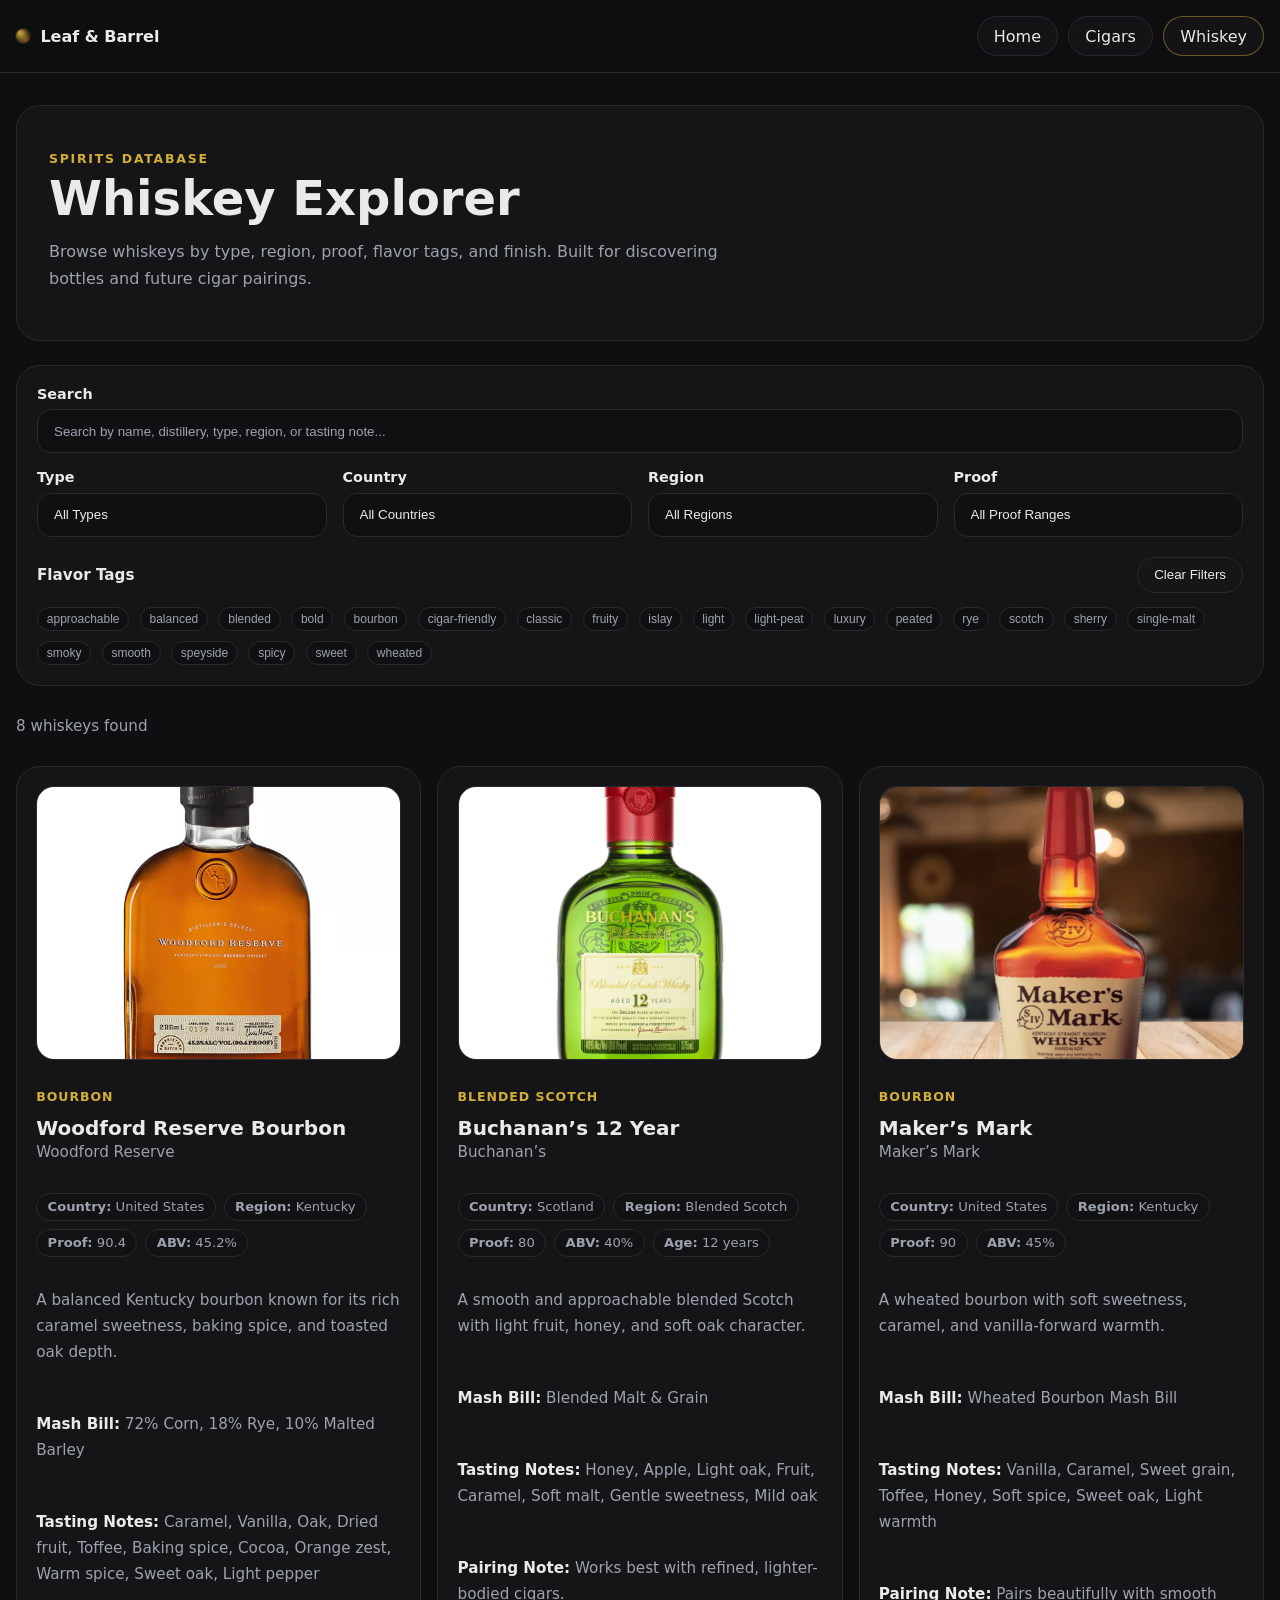
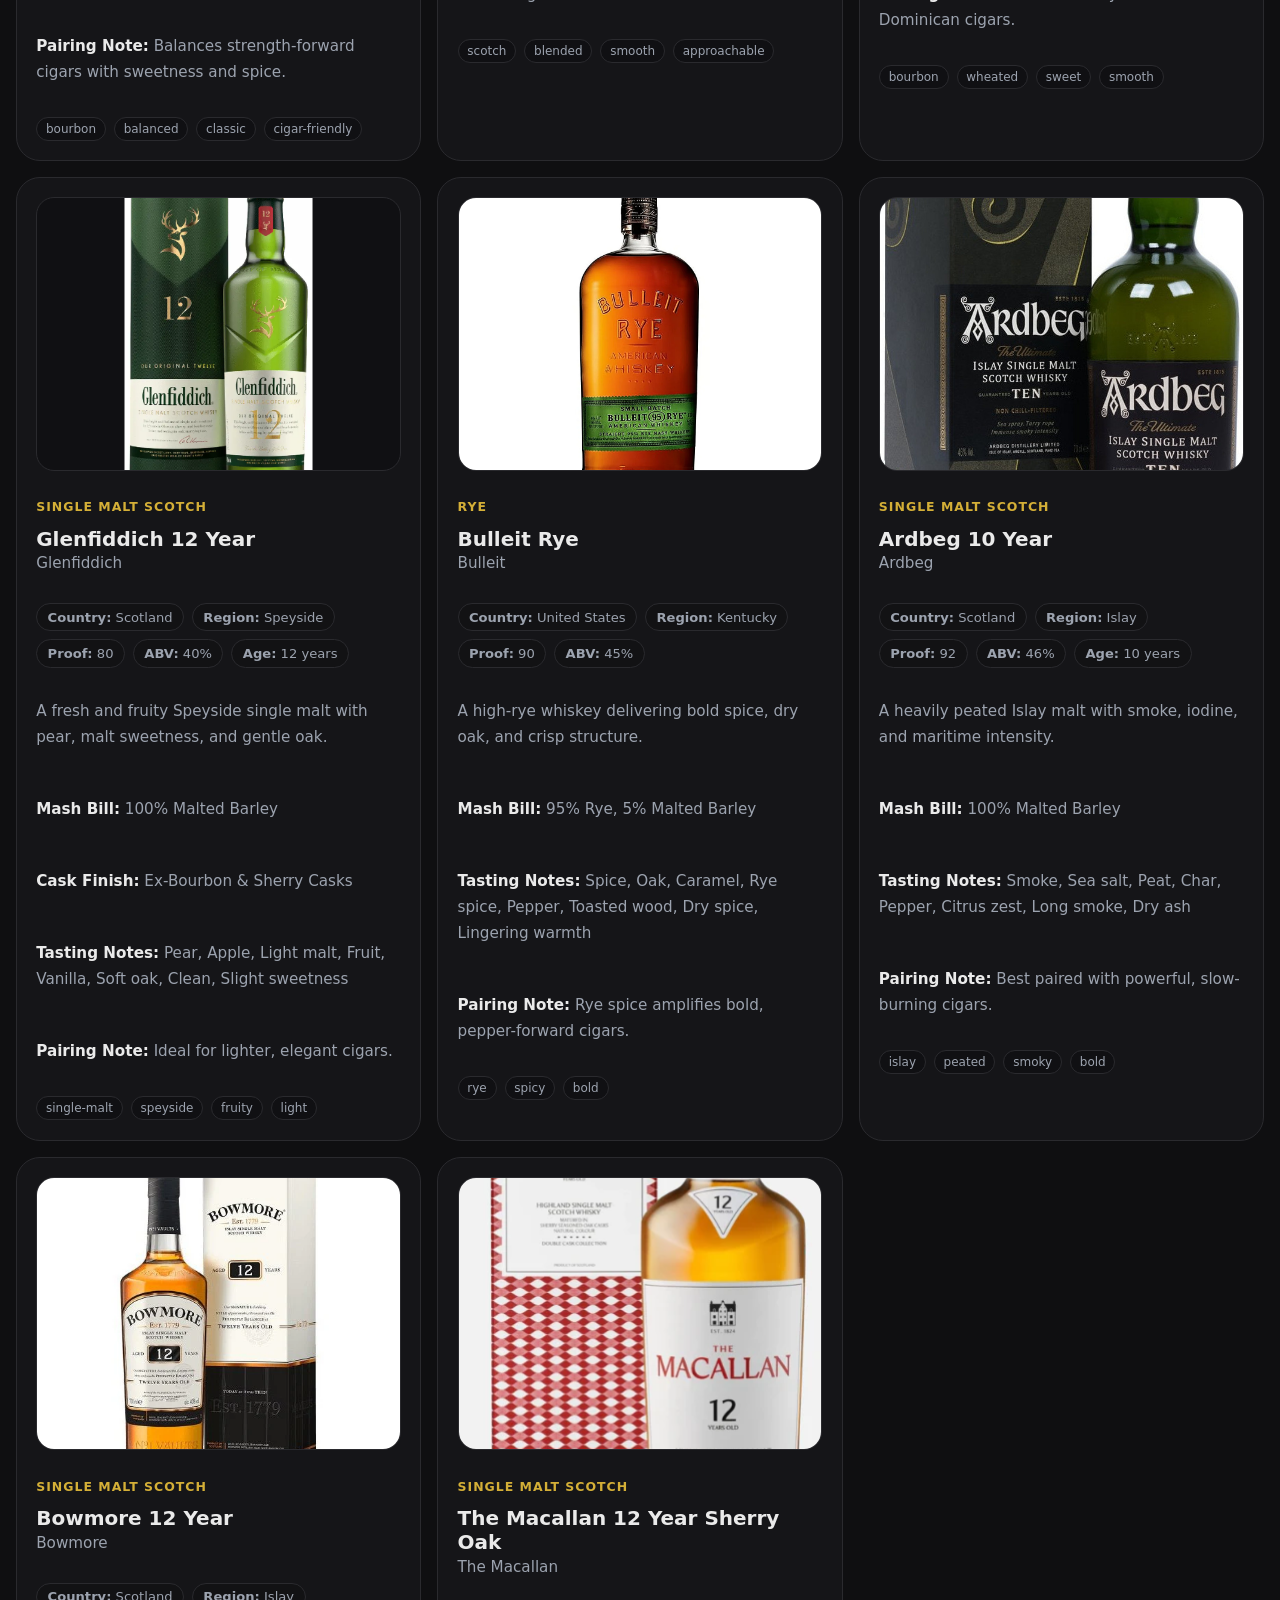
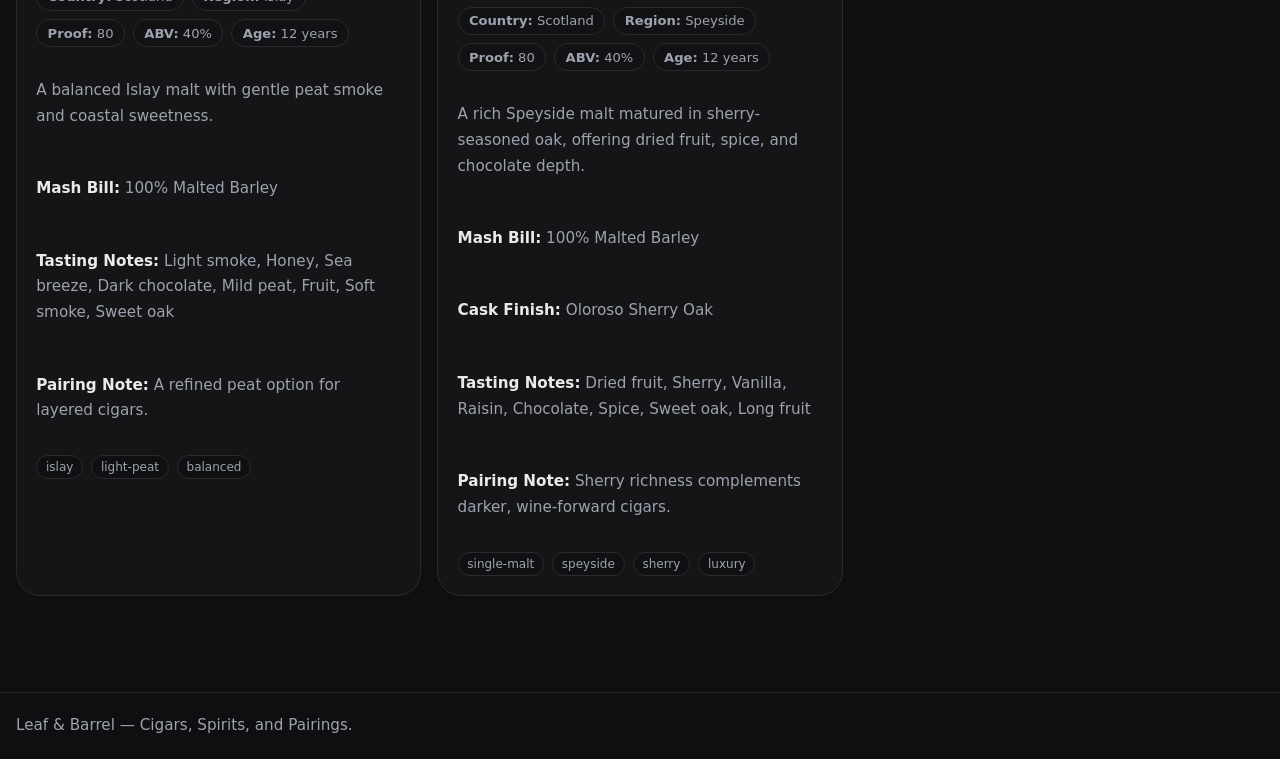
<file: whiskey.html>
<!DOCTYPE html>
<html lang="en">
<head>
  <meta charset="UTF-8" />
  <meta name="viewport" content="width=device-width, initial-scale=1.0" />
  <title>Leaf & Barrel | Whiskey Database</title>
  <link rel="stylesheet" href="/style.css" />
</head>
<body style="background: var(--lb-bg); color: var(--lb-text); margin: 0; font-family: Inter, system-ui, sans-serif;">
  <header class="lb-nav" style="position: sticky; top: 0; z-index: 20; border-bottom: 1px solid var(--lb-border);">
    <div class="lb-page" style="display: flex; align-items: center; justify-content: space-between; gap: 1rem; padding-top: 1rem; padding-bottom: 1rem;">
      <a href="/index.html" style="display: inline-flex; align-items: center; gap: .65rem; color: var(--lb-text); text-decoration: none; font-weight: 700;">
        <span class="lb-mark"></span>
        <span>Leaf & Barrel</span>
      </a>

      <nav style="display: flex; flex-wrap: wrap; gap: .65rem;">
        <a href="/index.html" class="lb-pill-btn" style="text-decoration: none;">Home</a>
        <a href="/index.html#/database" class="lb-pill-btn" style="text-decoration: none;">Cigars</a>
        <a href="/whiskey.html" class="lb-pill-btn" style="text-decoration: none; border-color: rgba(212,175,55,.45);">Whiskey</a>
      </nav>
    </div>
  </header>

  <main class="lb-page">
    <section class="lb-card lb-hero" style="padding: 2rem;">
      <p class="lb-eyebrow">Spirits Database</p>
      <h1 class="lb-title">Whiskey Explorer</h1>
      <p class="lb-lead">
        Browse whiskeys by type, region, proof, flavor tags, and finish.
        Built for discovering bottles and future cigar pairings.
      </p>
    </section>

    <section class="lb-section">
      <div class="lb-card lb-controls">
        <div class="lb-field">
          <label for="whiskey-search" class="lb-label">Search</label>
          <input
            type="text"
            id="whiskey-search"
            class="lb-input"
            placeholder="Search by name, distillery, type, region, or tasting note..."
          />
        </div>

        <div class="lb-field-grid">
          <div class="lb-field">
            <label for="filter-type" class="lb-label">Type</label>
            <select id="filter-type" class="lb-select">
              <option value="">All Types</option>
            </select>
          </div>

          <div class="lb-field">
            <label for="filter-country" class="lb-label">Country</label>
            <select id="filter-country" class="lb-select">
              <option value="">All Countries</option>
            </select>
          </div>

          <div class="lb-field">
            <label for="filter-region" class="lb-label">Region</label>
            <select id="filter-region" class="lb-select">
              <option value="">All Regions</option>
            </select>
          </div>

          <div class="lb-field">
            <label for="filter-proof" class="lb-label">Proof</label>
            <select id="filter-proof" class="lb-select">
              <option value="">All Proof Ranges</option>
              <option value="low">Under 90</option>
              <option value="mid">90–100</option>
              <option value="high">101–115</option>
              <option value="cask">116+</option>
            </select>
          </div>
        </div>

        <div class="lb-filter-head">
          <span class="lb-filter-title">Flavor Tags</span>
          <button id="clear-filters" type="button" class="lb-pill-btn">Clear Filters</button>
        </div>

        <div id="tag-filters" class="lb-chip-row"></div>
      </div>
    </section>

    <section class="lb-results-bar">
      <p id="results-count" class="lb-results-count">Loading whiskeys...</p>
    </section>

    <section id="whiskey-results" class="lb-grid"></section>
  </main>

  <footer style="border-top: 1px solid var(--lb-border); margin-top: 2rem;">
    <div class="lb-page" style="padding-top: 1.25rem; padding-bottom: 1.25rem;">
      <p class="lb-copy" style="margin: 0;">Leaf & Barrel — Cigars, Spirits, and Pairings.</p>
    </div>
  </footer>

  <script src="/whiskey.js"></script>
</body>
</html>
</file>
<file: style.css>
/* style.css */

:root{
  --lb-bg: #0F0F11;
  --lb-surface: #17171A;
  --lb-surface2: #1E1E22;
  --lb-border: #2A2A2E;
  --lb-gold: #D4AF37;
  --lb-text: #EAEAEA;
  --lb-muted: #9CA3AF;
}

.lb-nav{
  background: rgba(15,15,17,0.78);
  backdrop-filter: blur(14px);
}

.lb-mark{
  width: 14px;
  height: 14px;
  border-radius: 999px;
  background:
    radial-gradient(circle at 30% 30%, rgba(212,175,55,1), rgba(212,175,55,.2) 55%, rgba(184,115,51,.0) 75%),
    radial-gradient(circle at 70% 80%, rgba(184,115,51,.65), rgba(184,115,51,0) 60%);
  box-shadow: 0 0 0 1px rgba(212,175,55,.15);
}

.lb-pill-btn{
  padding: .6rem 1rem;
  border-radius: 999px;
  border: 1px solid var(--lb-border);
  background: rgba(23,23,26,.7);
  color: var(--lb-text);
  transition: border-color .2s ease, transform .2s ease;
}
.lb-pill-btn:hover{
  border-color: rgba(212,175,55,.45);
  transform: translateY(-1px);
}

.lb-icon-btn{
  width: 40px;
  height: 40px;
  border-radius: 999px;
  border: 1px solid var(--lb-border);
  background: rgba(23,23,26,.7);
  display: inline-flex;
  align-items: center;
  justify-content: center;
  color: var(--lb-muted);
  transition: border-color .2s ease, color .2s ease, transform .2s ease;
}
.lb-icon-btn:hover{
  border-color: rgba(212,175,55,.45);
  color: var(--lb-text);
  transform: translateY(-1px);
}

.lb-hero{
  position: relative;
  overflow: hidden;
  border: 1px solid var(--lb-border);
  background:
    radial-gradient(1200px 500px at 20% -20%, rgba(212,175,55,.18), transparent 60%),
    radial-gradient(900px 400px at 90% 0%, rgba(184,115,51,.18), transparent 60%),
    linear-gradient(180deg, rgba(23,23,26,.92), rgba(15,15,17,.98));
}

.lb-fade-in{
  animation: lbFade .35s ease both;
}
@keyframes lbFade{
  from { opacity: 0; transform: translateY(6px); }
  to { opacity: 1; transform: translateY(0); }
}

.lb-card{
  border: 1px solid var(--lb-border);
  background: rgba(23,23,26,.86);
  border-radius: 24px;
  transition: border-color .2s ease, transform .2s ease, box-shadow .2s ease;
}
.lb-card:hover{
  border-color: rgba(212,175,55,.35);
  transform: translateY(-2px);
  box-shadow: 0 0 0 1px rgba(212,175,55,.14), 0 18px 55px rgba(0,0,0,.55);
}

.lb-chip{
  border: 1px solid var(--lb-border);
  background: rgba(15,15,17,.65);
  color: var(--lb-muted);
  padding: .25rem .55rem;
  border-radius: 999px;
  font-size: 12px;
  transition: border-color .2s ease, color .2s ease;
}
.lb-chip:hover{
  border-color: rgba(212,175,55,.35);
  color: var(--lb-text);
}

.lb-badge{
  border: 1px solid var(--lb-border);
  padding: .25rem .55rem;
  border-radius: 999px;
  font-size: 12px;
  color: var(--lb-muted);
  background: rgba(15,15,17,.55);
}

.lb-code{
  font-family: ui-monospace, SFMono-Regular, Menlo, Monaco, Consolas, "Liberation Mono", "Courier New", monospace;
  padding: .15rem .35rem;
  border-radius: 8px;
  border: 1px solid var(--lb-border);
  background: rgba(23,23,26,.7);
}
/* Mobile: give filters breathing room and avoid feeling like a wall */
@media (max-width: 1023px) {
  .lb-card {
    scroll-margin-top: 96px;
  }
}

/* =================================
   PAGE / SECTION LAYOUT
================================= */

.lb-page{
  max-width: 1280px;
  margin: 0 auto;
  padding: 2rem 1rem 4rem;
}

.lb-section{
  margin-top: 1.5rem;
}

.lb-section-head{
  margin-bottom: 1rem;
}

.lb-eyebrow{
  color: var(--lb-gold);
  font-size: .78rem;
  font-weight: 700;
  letter-spacing: .14em;
  text-transform: uppercase;
  margin-bottom: .45rem;
}

.lb-title{
  color: var(--lb-text);
  font-size: clamp(2rem, 4vw, 3rem);
  line-height: 1.05;
  margin: 0;
}

.lb-lead{
  color: var(--lb-muted);
  max-width: 720px;
  margin-top: .9rem;
  line-height: 1.7;
}

/* =================================
   CONTROLS / FILTERS
================================= */

.lb-controls{
  padding: 1.25rem;
}

.lb-field-grid{
  display: grid;
  grid-template-columns: repeat(4, minmax(0, 1fr));
  gap: 1rem;
  margin-top: 1rem;
}

.lb-field{
  display: flex;
  flex-direction: column;
  gap: .45rem;
}

.lb-label{
  color: var(--lb-text);
  font-size: .9rem;
  font-weight: 600;
}

.lb-input,
.lb-select{
  width: 100%;
  border: 1px solid var(--lb-border);
  background: rgba(15,15,17,.75);
  color: var(--lb-text);
  border-radius: 14px;
  padding: .85rem 1rem;
  outline: none;
  transition: border-color .2s ease, box-shadow .2s ease, transform .2s ease;
}

.lb-input::placeholder{
  color: var(--lb-muted);
}

.lb-input:focus,
.lb-select:focus{
  border-color: rgba(212,175,55,.45);
  box-shadow: 0 0 0 3px rgba(212,175,55,.10);
}

.lb-select{
  appearance: none;
}

/* =================================
   TAG FILTERS
================================= */

.lb-filter-head{
  display: flex;
  align-items: center;
  justify-content: space-between;
  gap: 1rem;
  margin-top: 1.25rem;
  margin-bottom: .85rem;
}

.lb-filter-title{
  color: var(--lb-text);
  font-size: .95rem;
  font-weight: 700;
}

.lb-chip-row{
  display: flex;
  flex-wrap: wrap;
  gap: .65rem;
}

.lb-chip.is-active{
  border-color: rgba(212,175,55,.55);
  color: var(--lb-text);
  background: rgba(212,175,55,.12);
  box-shadow: 0 0 0 1px rgba(212,175,55,.12);
}

/* =================================
   RESULTS BAR
================================= */

.lb-results-bar{
  display: flex;
  align-items: center;
  justify-content: space-between;
  gap: 1rem;
  margin: 1rem 0;
}

.lb-results-count{
  color: var(--lb-muted);
  font-size: .95rem;
}

/* =================================
   DATABASE GRID
================================= */

.lb-grid{
  display: grid;
  grid-template-columns: repeat(3, minmax(0, 1fr));
  gap: 1rem;
}

/* =================================
   WHISKEY CARDS
================================= */

.lb-whiskey-card{
  padding: 1.2rem;
  display: flex;
  flex-direction: column;
  gap: 1rem;
}

.lb-kicker{
  color: var(--lb-gold);
  font-size: .78rem;
  font-weight: 700;
  letter-spacing: .08em;
  text-transform: uppercase;
}

.lb-card-title{
  color: var(--lb-text);
  font-size: 1.25rem;
  line-height: 1.2;
  margin: .15rem 0 0;
}

.lb-card-subtitle{
  color: var(--lb-muted);
  font-size: .95rem;
  margin-top: .2rem;
}

.lb-meta{
  display: flex;
  flex-wrap: wrap;
  gap: .5rem;
}

.lb-meta span{
  border: 1px solid var(--lb-border);
  background: rgba(15,15,17,.45);
  color: var(--lb-muted);
  border-radius: 999px;
  padding: .35rem .65rem;
  font-size: .82rem;
}

.lb-copy{
  color: var(--lb-muted);
  line-height: 1.7;
  font-size: .95rem;
}

.lb-copy strong{
  color: var(--lb-text);
}

.lb-tag-list{
  display: flex;
  flex-wrap: wrap;
  gap: .5rem;
}

/* =================================
   EMPTY / ERROR STATES
================================= */

.lb-empty{
  padding: 2rem 1.25rem;
  text-align: center;
  color: var(--lb-muted);
}

.lb-empty strong{
  color: var(--lb-text);
}

/* =================================
   RESPONSIVE
================================= */

@media (max-width: 1023px) {
  .lb-page{
    padding: 1.25rem 1rem 3rem;
  }

  .lb-field-grid{
    grid-template-columns: repeat(2, minmax(0, 1fr));
  }

  .lb-grid{
    grid-template-columns: repeat(2, minmax(0, 1fr));
  }

  .lb-card {
    scroll-margin-top: 96px;
  }
}

@media (max-width: 640px) {
  .lb-field-grid{
    grid-template-columns: 1fr;
  }

  .lb-grid{
    grid-template-columns: 1fr;
  }

  .lb-filter-head,
  .lb-results-bar{
    flex-direction: column;
    align-items: stretch;
  }

  .lb-controls{
    padding: 1rem;
  }

  .lb-whiskey-card{
    padding: 1rem;
  }
}

/* =================================
   GLOBAL BASE
================================= */

html, body{
  margin: 0;
  padding: 0;
  background: var(--lb-bg);
  color: var(--lb-text);
  font-family: Inter, system-ui, -apple-system, BlinkMacSystemFont, "Segoe UI", sans-serif;
}

*{
  box-sizing: border-box;
}

a{
  color: inherit;
  text-decoration: none;
}

/* =================================
   WHISKEY IMAGES
================================= */

.lb-whiskey-image-wrap{
  border: 1px solid var(--lb-border);
  border-radius: 18px;
  overflow: hidden;
  background: rgba(15,15,17,.65);
  aspect-ratio: 4 / 3;
  display: flex;
  align-items: center;
  justify-content: center;
}

.lb-whiskey-image{
  width: 100%;
  height: 100%;
  object-fit: cover;
  display: block;
}
</file>
